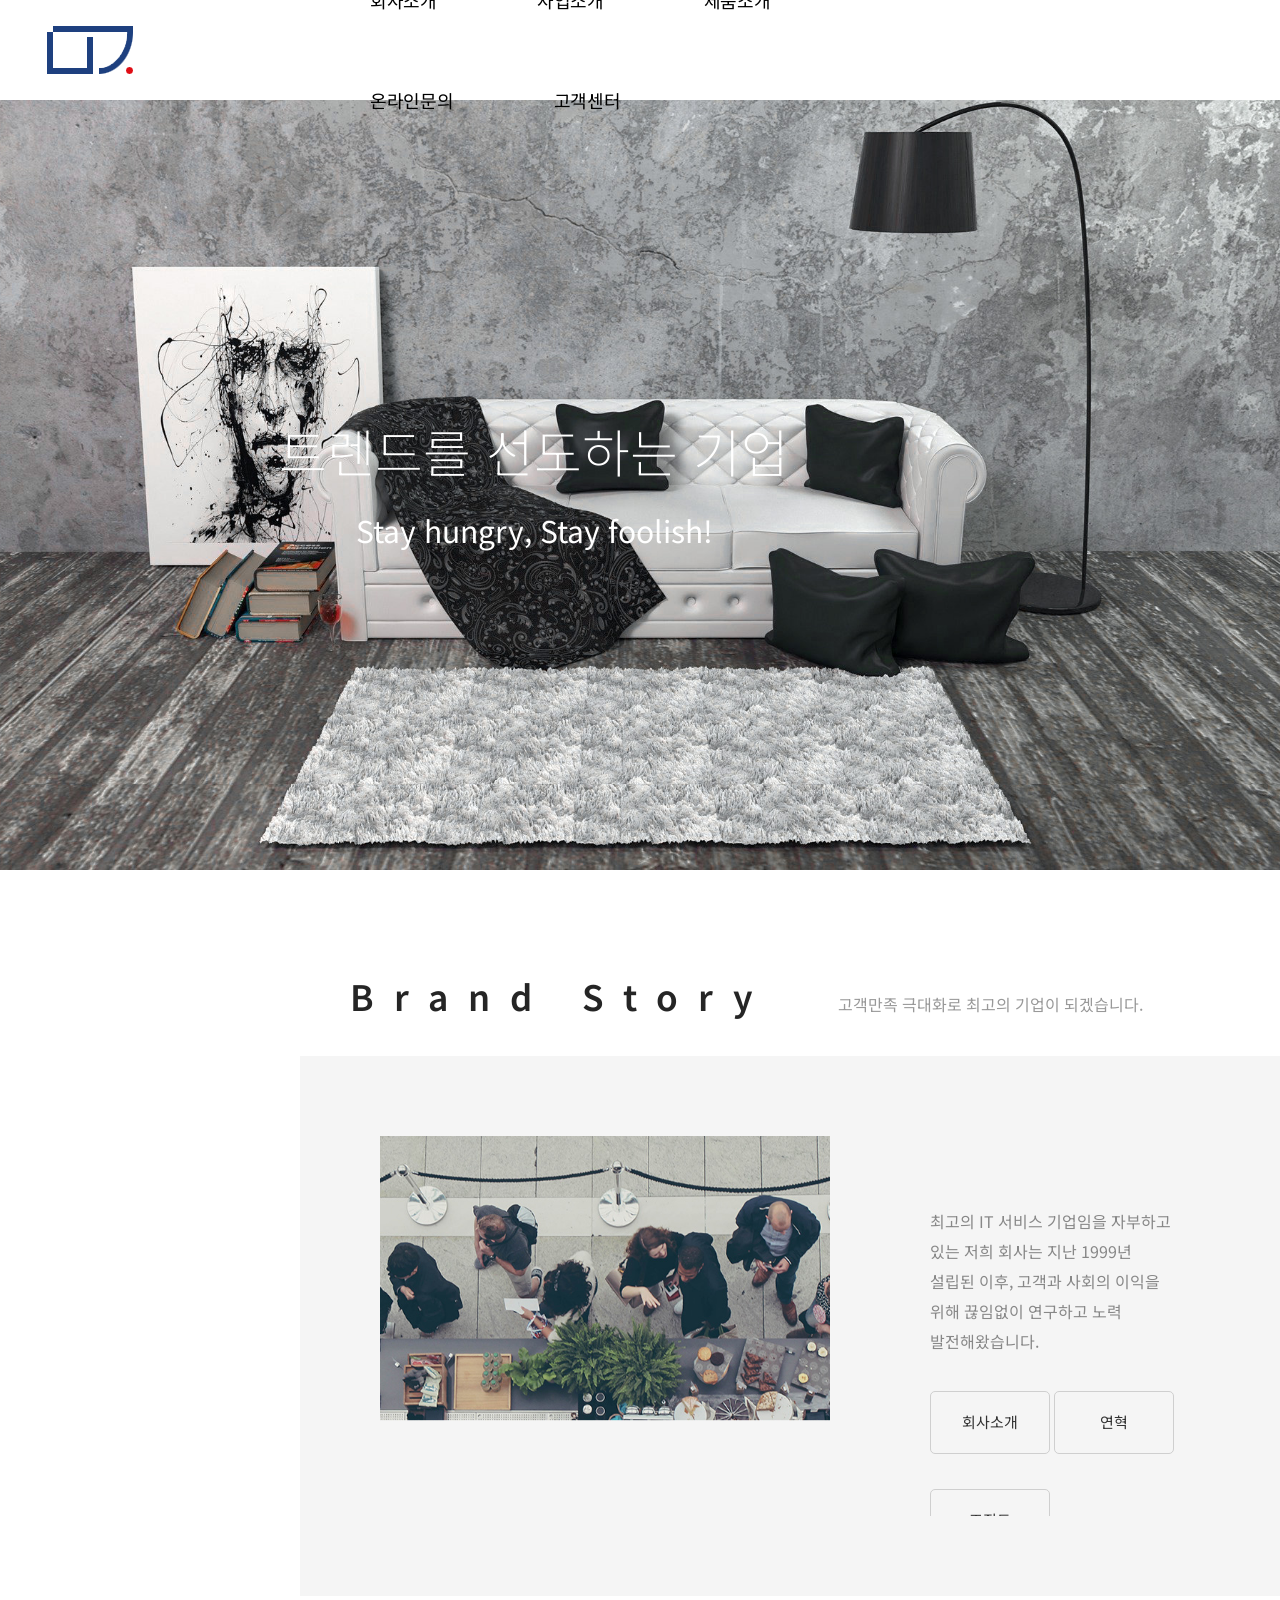
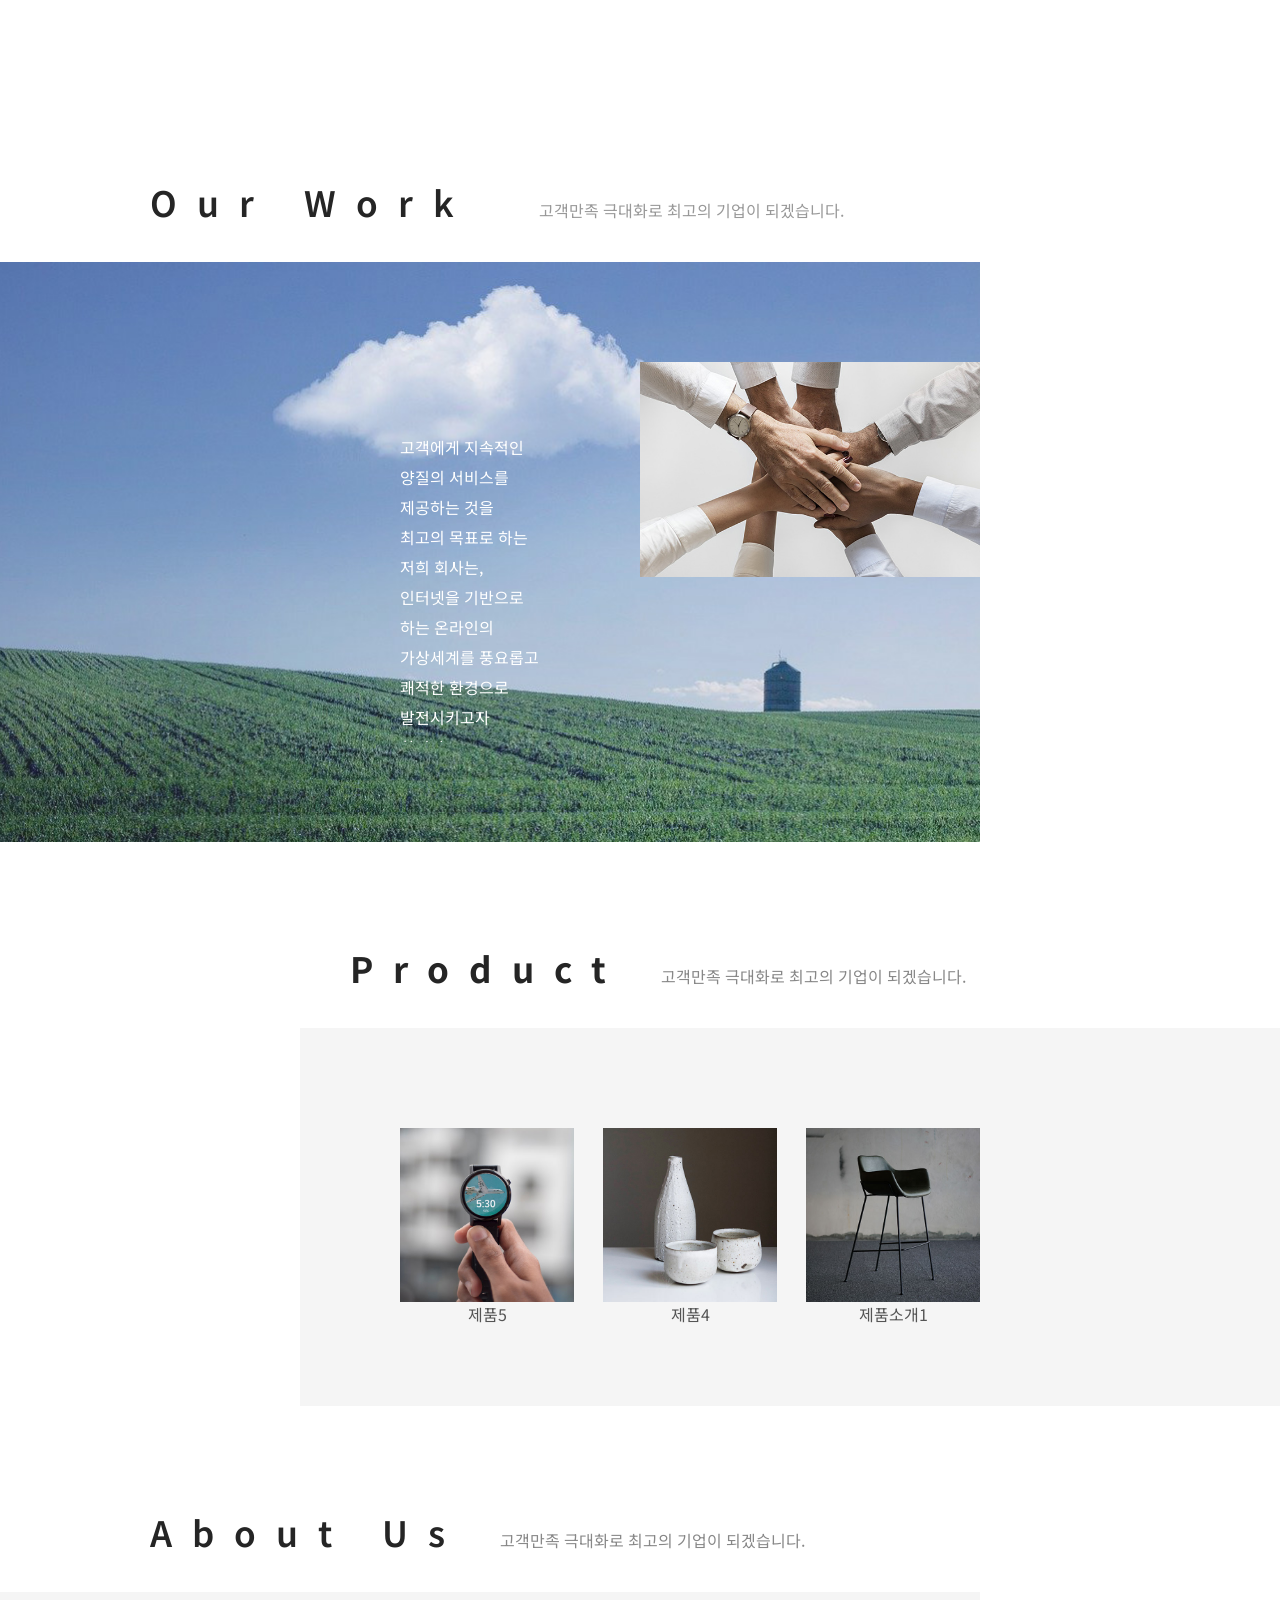
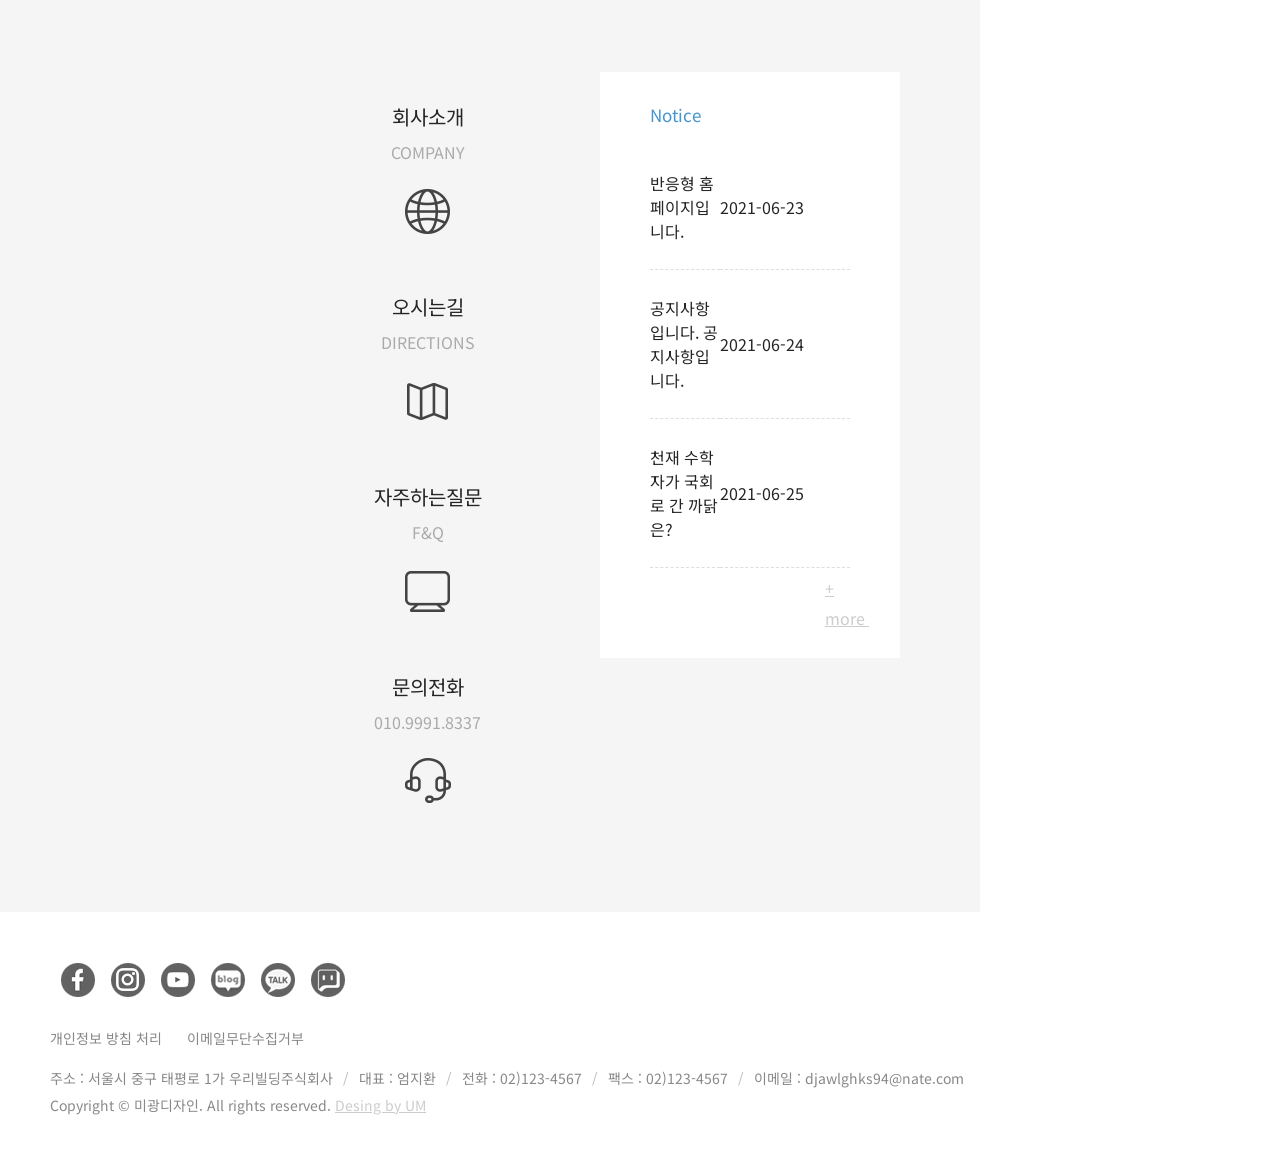
<file: index.html>
<!DOCTYPE html>
<html lang="ko">

<head>
    <meta charset="UTF-8">
    <meta http-equiv="X-UA-Compatible" content="IE=edge">
    <meta name="viewport" content="width=device-width, initial-scale=1.0">
    <title>클론코딩 사이트</title>
    <link rel="stylesheet" href="./css/reset.css">
    <!-- <link rel="stylesheet" href=""> -->
    <link rel="stylesheet" href="./css/common.css">
    <link rel="stylesheet" href="./css/index.css">
</head>

<body>
    <header id="header">
        <h1><a href="#"><img src="./img/logo.png" alt="클론코딩"></a></h1>
        <nav id="nav">
            <ul class="depth1 cf">
                <li><a href="#">회사소개</a>
                    <ul class="depth2">
                        <li><a href="#">인사말</a></li>
                        <li><a href="#">연혁</a></li>
                        <li><a href="#">조직도</a></li>
                        <li><a href="#">찾아오시는 길</a></li>
                    </ul>
                </li>
                <li><a href="#">사업소개</a>
                    <ul class="depth2">
                        <li><a href="#">사업분야</a></li>
                        <li><a href="#">사업안내</a></li>
                        <li><a href="#">조직도</a></li>
                        <li><a href="#">소개/설명01</a></li>
                        <li><a href="#">소개/설명02</a></li>
                        <li><a href="#">갤러리01</a></li>
                        <li><a href="#">갤러리02</a></li>
                    </ul>
                </li>
                <li><a href="#">제품소개</a>
                    <ul class="depth2">
                        <li><a href="#">제품소개1</a></li>
                        <li><a href="#">제품소개2</a></li>
                        <li><a href="#">제품소개3</a></li>
                        <li><a href="#">제품소개4</a></li>
                        <li><a href="#">제품소개5</a></li>
                    </ul>
                </li>
                <li><a href="#">온라인문의</a>
                    <ul class="depth2">
                        <li><a href="#">Q&amp;A</a></li>
                        <li><a href="#">1:1문의</a></li>
                        <li><a href="#">로그인</a></li>
                    </ul>
                </li>
                <li><a href="#">고객센터</a>
                    <ul class="depth2">
                        <li><a href="#">공지사항</a></li>
                        <li><a href="#">자주하는 질문</a></li>
                        <li><a href="#">갤러리</a></li>
                        <li><a href="#">자유게시판</a></li>
                        <li><a href="#">대리점안내</a></li>
                    </ul>
                </li>
            </ul>
        </nav>

        <div class="bgbox"></div>

    </header>

    <main id="main">
        <div class="slideOuter cf">
            <div class="slideInner">
                <div class="slide slide1">

                    <div class="text">
                        <h1>트렌드를 선도하는 기업</h1>
                        <p>Stay hungry, Stay foolish!</p>
                    </div>
                </div>
                <div class="slide slide2">

                    <div class="text">
                        <h1>최고로 가는 최선의 길</h1>
                        <p>Product for your business</p>
                    </div>
                </div>
                <div class="slide slide3">
                    <div class="text">
                        <h1>BEST OF YOUR PARTNER</h1>
                        <p>성공적인 비지니스를 실현해 드립니다.</p>
                    </div>
                </div>
            </div>
        </div>
        <div class="story">
            <div class="subtitle">
                <h2>Brand Story <span>고객만족 극대화로 최고의 기업이 되겠습니다.</span></h2>
            </div>
            <div class="first">
                <div class="one inner">
                    <div>
                        <img src="./img/img1.jpg" alt="">
                    </div>
                    <div class="text">
                        <p>최고의 IT 서비스 기업임을 자부하고 있는 저희 회사는 지난 1999년 설립된 이후, 고객과 사회의 이익을 위해 끊임없이 연구하고 노력 발전해왔습니다.</p>
                        <a class="btn" href="#">회사소개</a>
                        <a class="btn" href="#">연혁</a>
                        <a class="btn" href="#">조직도</a>
                    </div>
                </div>
            </div>
        </div>
        <div class="sub">
                <div class="subtitle inner">
                    <h2>Our Work <span>고객만족 극대화로 최고의 기업이 되겠습니다.</span></h2>
                </div>
        
                <div class="second">
                    <div class="two">
                        <div>
                            <img src="./img/img2.jpg" alt="">
                        </div>
                        <div class="text">        
                            <p>고객에게 지속적인 양질의 서비스를 제공하는 것을 최고의 목표로 하는 저희 회사는, 인터넷을 기반으로 하는 온라인의 가상세계를 풍요롭고 쾌적한 환경으로 발전시키고자 합니다.</p>
                            <a class="btn" href="#">사업소개</a>
                            <a class="btn" href="#">사업분야</a>
                        </div>
                    </div>
                </div>
        </div>
        <div class="prod">
            <div class="subtitle">
                <h2>Product<span>고객만족 극대화로 최고의 기업이 되겠습니다.</span></h2>
            </div>
            <div class="newprod">
                <ul>
                    <li>
                        <a href="#"><img src="./img/2038681128_img12.jpg" alt="시계">
                        <p>제품5</p></a>                        
                    </li>              
                    <li>
                        <a href="#"><img src="./img/201220813_img14.jpg" alt="도자기">
                        <p>제품4</p></a>  
                    </li>    
                    <li>
                        <a href><img src="./img/1315418387_img15.jpg" alt="의자">
                        <p>제품소개1</p></a>
                    </li>
                </ul>
            </div>
        </div>

        <div class="about">
            <div class="subtitle inner">
                <h2>About Us<span>고객만족 극대화로 최고의 기업이 되겠습니다.</span></h2>
            </div>
            <div class="forth">
                <div class="QNA">
                    <div class="icon">
                        <ul>
                            <li class="ico1">
                               <a href="#">
                                <span>회사소개</span>
                                <span class="txt">COMPANY</span>
                                </a>
                            </li>
                            <li class="ico2">
                                <a href="#">
                                <span>오시는길</span>
                                <span class="txt">DIRECTIONS</span>
                                </a>
                            </li>
                            <li class="ico3">
                                <a href="#">
                                <span>자주하는질문</span>
                                <span class="txt">F&amp;Q</span>
                                </a>
                            </li>
                            <li class="ico4">
                                <a href="#">
                                <span>문의전화</span>
                                <span class="txt">010.9991.8337</span>
                                </a>
                            </li>
                        </ul>
                    </div>   
                    <div class="notice">
                        <h3>Notice</h3>
                        <p class="more"><a href="#">+ more&nbsp;</a></p>
                        <table>
                            <colgroup>
                                <col>
                                <col>
                            </colgroup>
                            
                                <tr>
                                    <td><a href="#">반응형 홈페이지입니다.</a></td>
                                    <td>2021-06-23</td>
                                </tr>
                                <tr>
                                    <td><a href="#">공지사항입니다. 공지사항입니다.</a></td>
                                    <td>2021-06-24</td>
                                </tr>
                                <tr>
                                    <td><a href="#">천재 수학자가 국회로 간 까닭은?</a></td>
                                    <td>2021-06-25</td>
                                </tr>
                            
                        </table>
                    </div>                 
                </div>
            </div>
        </div>
            
            

    </main>


    <div id="footer">
       <div class="Warp">
            <div class="sns">
                <a href="#">
                    <img src="./img/facebook2.png" alt="">
                </a>
                <a href="#">
                    <img src="./img/instagram2.png" alt="">
                </a>
                <a href="#">
                    <img src="./img/youtube2.png" alt="">
                </a>
                <a href="#">
                    <img src="./img/blog2.png" alt="">
                </a>
                <a href="#">
                    <img src="./img/kakaotalk2.png" alt="">
                </a>
                <a href="#">
                    <img src="./img/navertalk2.png" alt="">
                </a>
            </div>
            <div class="link ">
                    <ul>
                        <li>
                            <a href="#">개인정보 방침 처리</a>
                        </li>
                        <li>
                            <a href="#">이메일무단수집거부</a>
                        </li>
                    </ul>
            </div>
            <div class="info">
                    <ul class="add">
                        <li>주소 : 서울시 중구 태평로 1가 우리빌딩주식회사 </li>
                        <li>대표 : 엄지환 </li>
                        <li>전화 : 02)123-4567</li>
                        <li>팩스 : 02)123-4567</li>
                        <li>이메일 : djawlghks94@nate.com</li>
                    </ul>
                    <p> Copyright © 미광디자인. All rights reserved.
                        <a href="#">Desing by UM</a>
                    </p>
            </div>               
       </div>
    </div>


</body>

</html>
</file>
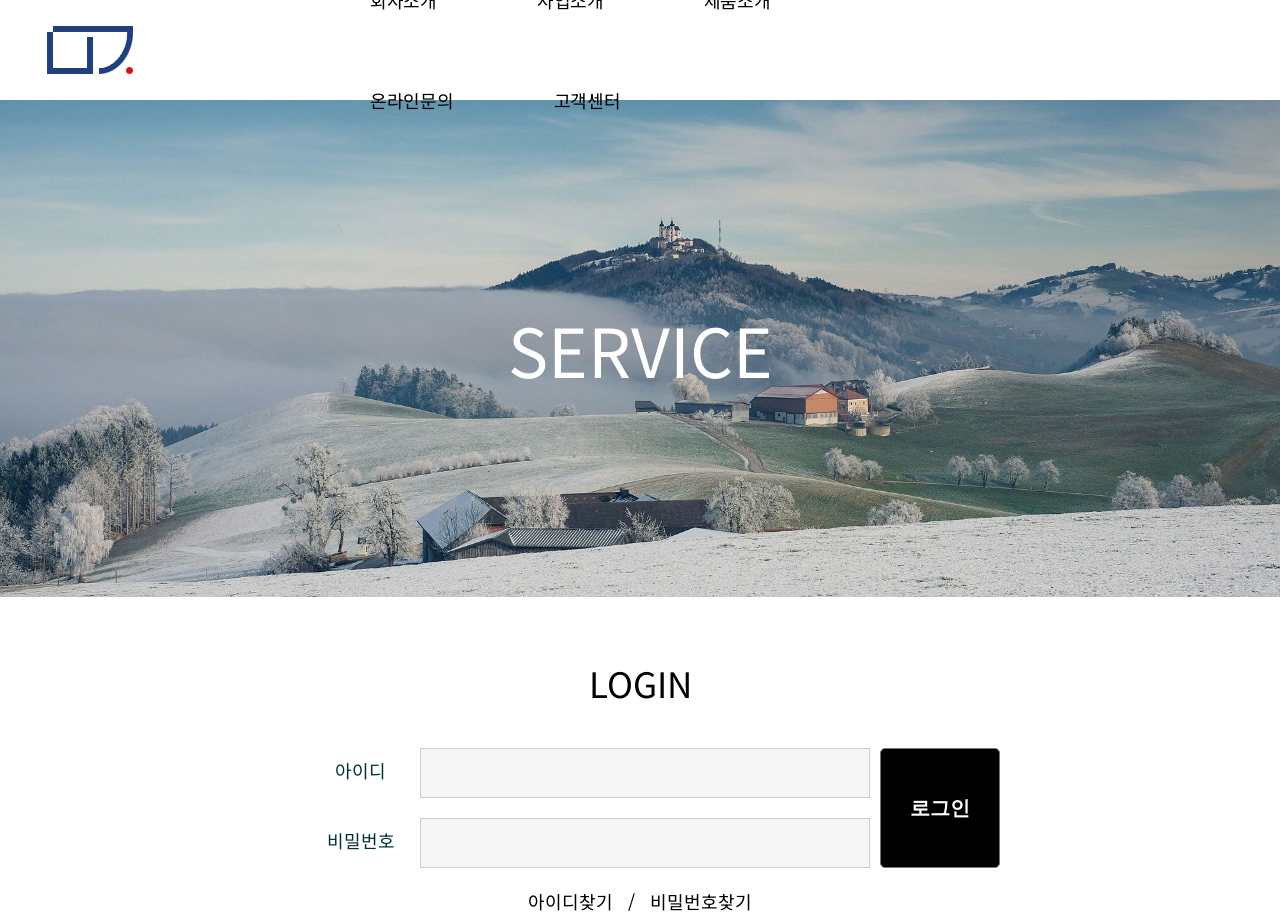
<file: login.html>
<!DOCTYPE html>
<html lang="ko">

<head>
    <meta charset="UTF-8">
    <meta http-equiv="X-UA-Compatible" content="IE=edge">
    <meta name="viewport" content="width=device-width, initial-scale=1.0">
    <title>클론코딩 사이트</title>
    <link rel="stylesheet" href="./css/reset.css">
    <!-- <link rel="stylesheet" href=""> -->
    <link rel="stylesheet" href="./css/common.css">
    <link rel="stylesheet" href="./css/login.css">
</head>

<body>
    <header id="header">
        <h1><a href="#"><img src="./img/logo.png" alt="클론코딩"></a></h1>
        <nav id="nav">
            <ul class="depth1 cf">
                <li><a href="#">회사소개</a>
                    <ul class="depth2">
                        <li><a href="#">인사말</a></li>
                        <li><a href="#">연혁</a></li>
                        <li><a href="#">조직도</a></li>
                        <li><a href="#">찾아오시는 길</a></li>
                    </ul>
                </li>
                <li><a href="#">사업소개</a>
                    <ul class="depth2">
                        <li><a href="#">사업분야</a></li>
                        <li><a href="#">사업안내</a></li>
                        <li><a href="#">조직도</a></li>
                        <li><a href="#">소개/설명01</a></li>
                        <li><a href="#">소개/설명02</a></li>
                        <li><a href="#">갤러리01</a></li>
                        <li><a href="#">갤러리02</a></li>
                    </ul>
                </li>
                <li><a href="#">제품소개</a>
                    <ul class="depth2">
                        <li><a href="#">제품소개1</a></li>
                        <li><a href="#">제품소개2</a></li>
                        <li><a href="#">제품소개3</a></li>
                        <li><a href="#">제품소개4</a></li>
                        <li><a href="#">제품소개5</a></li>
                    </ul>
                </li>
                <li><a href="#">온라인문의</a>
                    <ul class="depth2">
                        <li><a href="#">Q&amp;A</a></li>
                        <li><a href="#">1:1문의</a></li>
                        <li><a href="#">로그인</a></li>
                    </ul>
                </li>
                <li><a href="#">고객센터</a>
                    <ul class="depth2">
                        <li><a href="#">공지사항</a></li>
                        <li><a href="#">자주하는 질문</a></li>
                        <li><a href="#">갤러리</a></li>
                        <li><a href="#">자유게시판</a></li>
                        <li><a href="#">대리점안내</a></li>
                    </ul>
                </li>
            </ul>
        </nav>

        <div class="bgbox"></div>

    </header>

    <section id="loginPage">
        <div class="logoinTop">
            <h2>SERVICE</h2>          
        </div>
        <div class="loginBox inner">
            <h3>LOGIN</h3>
            <div class="loginWrap">
                <div class="loginForm">
                    <form action="#" method="post">
                        <fieldset>
                            <legend>로그인</legend>
                            <p>
                                <label for="">아이디</label>
                                <input type="text" name="pid" id="pid">
                            </p>
                            <p>
                                <label for="">비밀번호</label>
                                <input type="password" name="ppw" id="ppw">
                            </p>
                        </fieldset>
                        <button type="submit">로그인</button>
                    </form>
                </div>
                <div class="idpwfind">
                    <a href="#">아이디찾기&nbsp&nbsp&nbsp/</a>
                    <a href="#">비밀번호찾기</a>
                    
                </div>
            </div>

        </div>
    </section>


   


</body>

</html>
</file>
<file: css/common.css>
@charset "utf-8";
@import url('https://fonts.googleapis.com/css2?family=Noto+Sans+KR&display=swap');
.inner { max-width:1200px; margin:0 auto }
body {font-family:'Noto Sans KR', sans-serif;}

/* 헤더구역 */
#header {position: relative; padding: 20px 0px; height:100px;  }
#header h1{ padding-left:40px;  }
#header #nav { position:absolute; top:50%; left:50%; transform:translate(-50%, -50%); z-index:9999 }
#header #nav .depth1 > li {
    float: left;
    font-size:18px; 
    letter-spacing: -0.3px;
    padding: 0 50px;
    position:relative;
    line-height:100px;
}
#header #nav .depth1 > li > a:hover { color:#e00c14 }
/* depth1 끝 */

#nav .depth2{  
    position:absolute;
    top:100%; left:0; 
    width:100%;
    height:0px; 
    overflow: hidden;
    z-index: 999999; color:#000;
    opacity: 0; transition:all 0.3s;
}
#header #nav:hover .depth1 > li > .depth2 {
    height: 235px; opacity: 1;
   
}
#nav .depth2 > li {
    font-size: 14px;
    text-align: center;
    line-height:28px;
}
#nav .depth2 a:hover{
    color: #e00c14;
}
#nav + .bgbox {
    width:100%; height:0px; opacity:0; 
    background:#fff;
    position:absolute;
    top:100%; transition:all 0.3s;
    z-index: 999;
}
#nav:hover + .bgbox {
    height:235px; opacity:1; 
}
</file>
<file: css/index.css>
@charset "utf-8";




/* main 시작 */

#main .slideOuter {
    height: 770px;
    overflow: hidden;   
}
   
#main .slideOuter .slide {position: relative;
height: 770px; background-position: center; 
background-size: cover;
background-repeat: no-repeat;

}
#main .slideOuter .slide1{background-image: url(../img/slide1.jpg);}
#main .slideOuter .slide2{background-image: url(../img/slide2.jpg);}
#main .slideOuter .slide3{background-image: url(../img/slide3.jpg);}
#main .slideOuter .text { 
    position: absolute;
    top: 38%;  right:36%; 
    color: #fff;
    font-size: 26px;
    text-align: center;
    
    /* transform: translateY(-50%,-50%); */
}
#main .slideOuter .text h1{
    padding: 20px 30px 20px;
    font-weight: 200;
}
#main .slideOuter .text p {
    font-size: 30px;
}

/* Story */

.story {
    position: relative;
    padding-left: 300px;
}

.story h2  {
    letter-spacing: 20px;
    font-size: 35px;
    color: #252525;
    font-weight: 600;
    padding-bottom: 35px;
    padding-top: 100px;
    padding-left: 50px;
}

.story h2 span {font-size: 16px;
    color:#999;
    letter-spacing: 0;
    font-weight: normal;
    padding-left: 35px;
}
.story .first {
    background: #f5f5f5;
    padding: 80px 0 80px 80px;
    /* margin-left: 300px; */
}
.story .one  {
    position: relative;
    overflow: hidden;
    margin: 0;
}

  
.story .one > div{
    float: left;
    width: 50%;
    display: block;
    height: 380px;
    word-break: keep-all;

}
.story .one .text {
    padding: 70px 100px;
    font-size: 16px;
    line-height: 30px;
    color: #888;
}
.story .one .btn{
    display: inline-block;
    width: 120px;
    padding: 15px 5px 16px 5px;
    text-align: center;
    font-size: 15px;
    border: 1px solid #cfcfcf;
    margin-top: 35px;
    border-radius: 5px 5px;
    color: #333;
}







/* OURWORK */ 
.sub {
    margin-top: 80px;
    padding-right:300px ;
}
.sub h2{
letter-spacing: 20px;
font-size: 35px;
color: #252525;
font-weight: 600;
padding-bottom: 35px;
padding-top: 100px;
padding-left: 150px;
}

.sub h2 span {
    font-size: 16px;
    color:#999;
    letter-spacing: 0;
    font-weight: normal;
    padding-left: 35px;
}


.sub .second{

    background-image: url(../img/img3.jpg);
    background-position: top;
    background-size: cover;
    padding: 100px 0 100px 300px;
    
}
.sub .two {
    overflow: hidden;
    max-width: 1200px;
}
.sub .two > div {
    float: right;
    width: 50%;
    height: 380px;
    word-break: keep-all;
}
.sub .two > div img {
    width: 100%;
}

.sub .two .text {
    padding: 70px 100px;
    font-size: 16px;
    line-height: 30px;
    color: #fff
}
.sub .two .btn{
    display: inline-block;
    width: 120px;
    padding: 15px 5px 16px 5px;
    text-align: center;
    font-size: 15px;
    border: 1px solid #fff;
    margin-top: 35px;
    border-radius: 5px 5px;
    color: #fff;}

/* PRODUCT PART */
.prod {
    padding-left: 300px;
}
.prod h2 {
    letter-spacing: 20px;
    font-size: 35px;
    color: #252525;
    font-weight: 500;
    padding-bottom: 35px;
    padding-top: 100px;
    padding-left:50px;
    font-weight: bold;
}
.prod .newprod {
    padding: 100px 300px 80px 100px;
    background: #f5f5f5;
}
.prod span {
    font-size: 16px;
    color:#888;
    letter-spacing: 0;
    font-weight: normal;
    padding-left: 35px;
}
.prod .newprod ul {
    overflow: hidden;
}
.prod .newprod li {
    float: left;
    width: 30%;
    text-align: center;
    font-size: 16px;
    color: #555;
}
.prod .newprod li:nth-child(2){
    margin: 0 5%;
}


/* ABOUT 부분 */
.about {
    padding-right:300px;
}
.about h2 {
    letter-spacing: 20px;
    font-size: 35px;
    color: #252525;
    font-weight: 600;
    padding-bottom: 35px;
    padding-top: 100px;
    padding-left: 150px;
}
.about .subtitle  span  {
    font-size: 16px;
    color:#888;
    letter-spacing: 0;
    font-weight: normal;
    padding-left: 35px;
}

/* ABOUT BOX 부분 */
.forth{
    padding: 80px 80px 80px 0;
    background-color: #f5f5f5;
}
.QNA {padding-left: 300px; overflow: hidden;}
.forth .icon span {
    display:block;    
}
.QNA .icon {float: left;
    width: 50%;    
}
.QNA .notice {
    float: left; width: 50%; 
    background-color: #fff; 
    padding: 30px 50px 90px 50px;
    position: relative;
}
.QNA .icon ul {overflow: hidden;}
.QNA .icon ul li {width:255px; float: left; padding: 20px;}

.icon .ico1 a{
    background-image: url(../img/ico1.png);
    background-position: center bottom;
    background-repeat: no-repeat;
    text-align: center;
}
.icon span {
    color:#252525;
    font-size: 20px;
}
.QNA .icon .txt {
    color: #aaaaaa;
    font-size: 16px;
    line-height: 26px;
    margin-top: 8px;
}
.QNA .icon .ico1 a
{
   display: block;
   height: 150px;
   text-align: center;
   padding-top: 10px;
}
.icon .ico2 a{
    background-image: url(../img/ico2.png);
    background-position: center bottom;
    background-repeat: no-repeat;
    text-align: center;
}

.QNA .icon .ico2 a
{
   display: block;
   height: 150px;
   text-align: center;
   padding-top: 10px;
}
.icon .ico3 a{
    background-image: url(../img/ico3.png);
    background-position: center bottom;
    background-repeat: no-repeat;
    text-align: center;
}
.QNA .icon .ico3 a
{
   display: block;
   height: 150px;
   text-align: center;
   padding-top: 10px;
}
.icon .ico4 a{
    background-image: url(../img/ico4.png);
    background-position: center bottom;
    background-repeat: no-repeat;
    text-align: center;
}
.QNA .icon .ico4 a
{
   display: block;
   height: 150px;
   text-align: center;
   padding-top: 10px;
}

/* ABOUT notice 부분 */

.QNA .notice h3{
    font-size: 17px;
    color: #4394d0;
    padding-bottom: 18px;
}
.QNA .notice .more {
    position: absolute;
    width: 10%;
    right: 45px;
    bottom: 25px;
    font-size: 16px;
    line-height: 30px;
    display: block;
    color:#ccc;
    text-decoration: underline;
} 
.QNA .notice tbody {
    font-weight: 400;
    font-size: 16px;
    color: #252525;

}
.QNA .notice tr td {padding: 26px 0;}
/* .notice tr td:nth-child(2) a {white-space: nowrap; overflow: hidden; text-overflow: ellipsis;} */
.notice col:nth-child(1) {width: auto;}
.notice col:nth-child(2) {width: 130px;}
.notice td {border-bottom: 1px dashed #ddd;}


























/* FOOTER PART */

#footer {
    padding: 50px 0 50px 50px;
    
}
#footer .Warp {
    font-size: 14px;
    color: #888;
}
#footer .sns {
    color: #888;
    font-size: 14px;
    line-height: 28px;
    padding-bottom: 15px;
    display: block;
    opacity: 0.9;
}

#footer .sns a {
    padding-bottom:5px ;
    padding-left: 10px;
}

#footer .link { 
    overflow: hidden;
}
#footer .link li {
    float:left;
}
#footer .link li a {
padding: 15px 25px 20px 0;
display: block;
}

#footer .info .add {
    display: inline-block;
}
#footer .info .add li{
    float: left;
}
#footer .info .add li::before {
    content: '/';
    color: #bbb;
    padding: 0 10px;
}
#footer .info .add li:first-child::before {
    display: none;
}
#footer .info p {
    padding-top:3px ;
}
#footer .info p a {
    color: #ccc;
    text-decoration: underline;

}
</file>
<file: css/login.css>
@charset "utf-8";

/* #header {display: none;} */

#loginPage .logoinTop{ 
    background-image:url(../img/slide3.jpg); 
    background-position: center;
    background-size: cover;
    text-align: center;
    padding: 200px 0;
    color:#fff;
    font-size: 45px;
}

.loginBox h3 {
    text-align: center;
    font-size: 35px;
    margin: 60px 0 0px 0;
}

.loginBox .loginForm {
    text-align: center;
    padding-top: 30px;
    position: relative;
    
    
}
.loginBox .loginForm label{
    width: 80px; text-align: center;
    font-size: 18px;
    color: #033;
    margin-right: 15px;
    word-break: keep-all;
    
}


.loginBox .loginForm input {
    width: 450px; height: 50px;
    border: 1px solid #cdcdcd;
    background-color: #f6f6f6;
    text-indent: 1.5em;
    margin-right: 90px;
}
.loginBox .loginForm p {padding: 10px 0;}

.loginBox .loginForm button {
    width: 120px; height: 120px;
    background-color: #000;
    border-radius: 5px;
    color: #fff;
    position: absolute;
    top: 40px; left:70%;
    font-size: 20px;
    font-weight: bold;
    border: 1px solid #777;
    /* transform: translate(40px -63%); */
}
.loginBox .idpwfind {
    text-align: center;
    margin-top: 10px;
    font-size: 18px;
    

}

.loginBox .idpwfind a {
    padding: 5px 5px;
}

/* .loginBox .idpwfind a:first-child {
    padding-right: 20px;
} */
</file>
